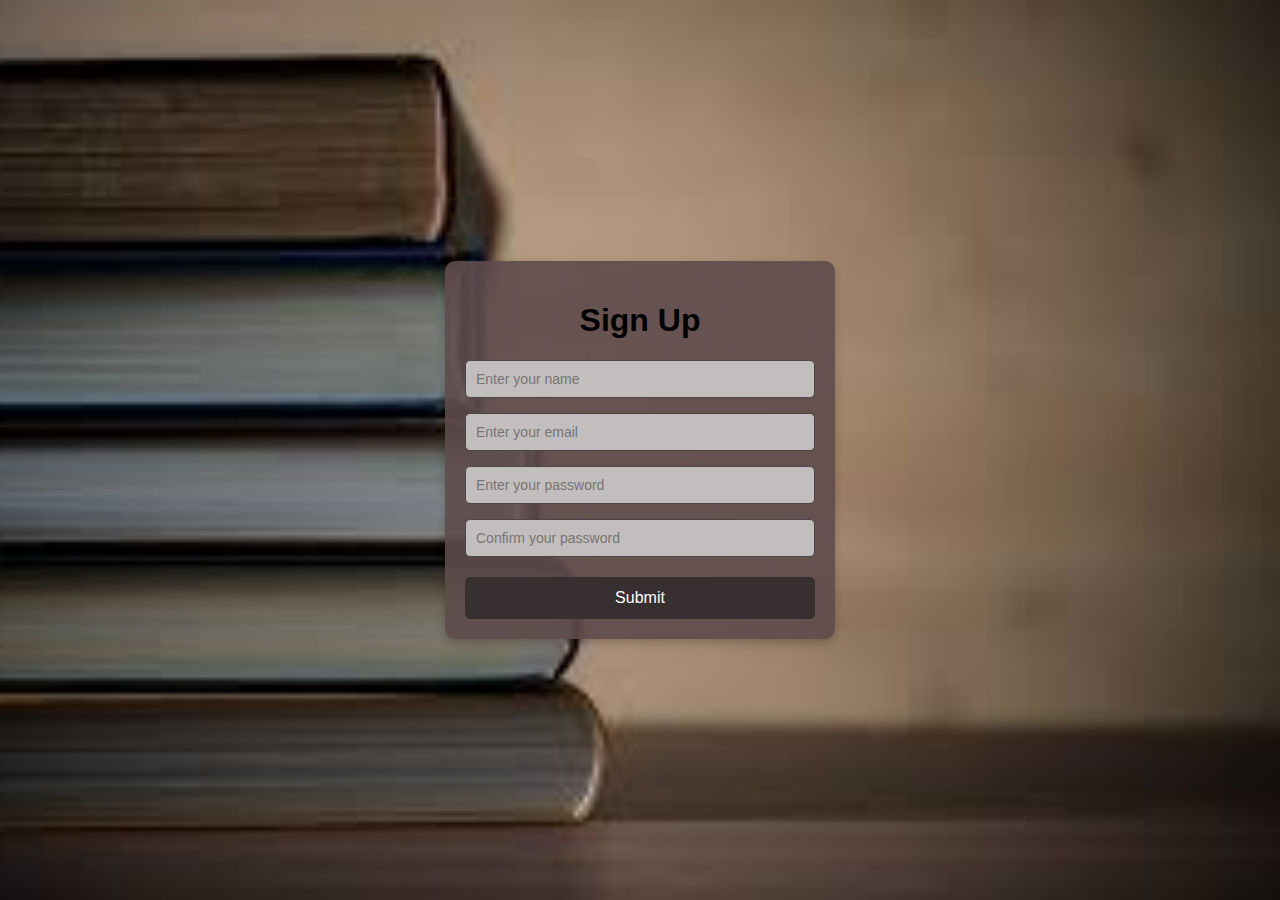
<file: lab 4/index.html>
<!DOCTYPE html>
<html lang="en">
<head>
    <meta charset="UTF-8">
    <meta name="viewport" content="width=device-width, initial-scale=1.0">
    <title>Sign Up</title>
    <link rel="stylesheet" href="index.css">
</head>
<body class="signup-page">
    <div class="container">
        <h1>Sign Up</h1>
        <form action="home.html" method="GET">
            <input type="text" id="name" placeholder="Enter your name" >
            <input type="email" id="email" placeholder="Enter your email" >
            <input type="password" id="password" placeholder="Enter your password" >
            <input type="password" id="confirm-password" placeholder="Confirm your password">
            <button type="submit">Submit</button>
        </form>
    </div>
</body>
</html>
</file>
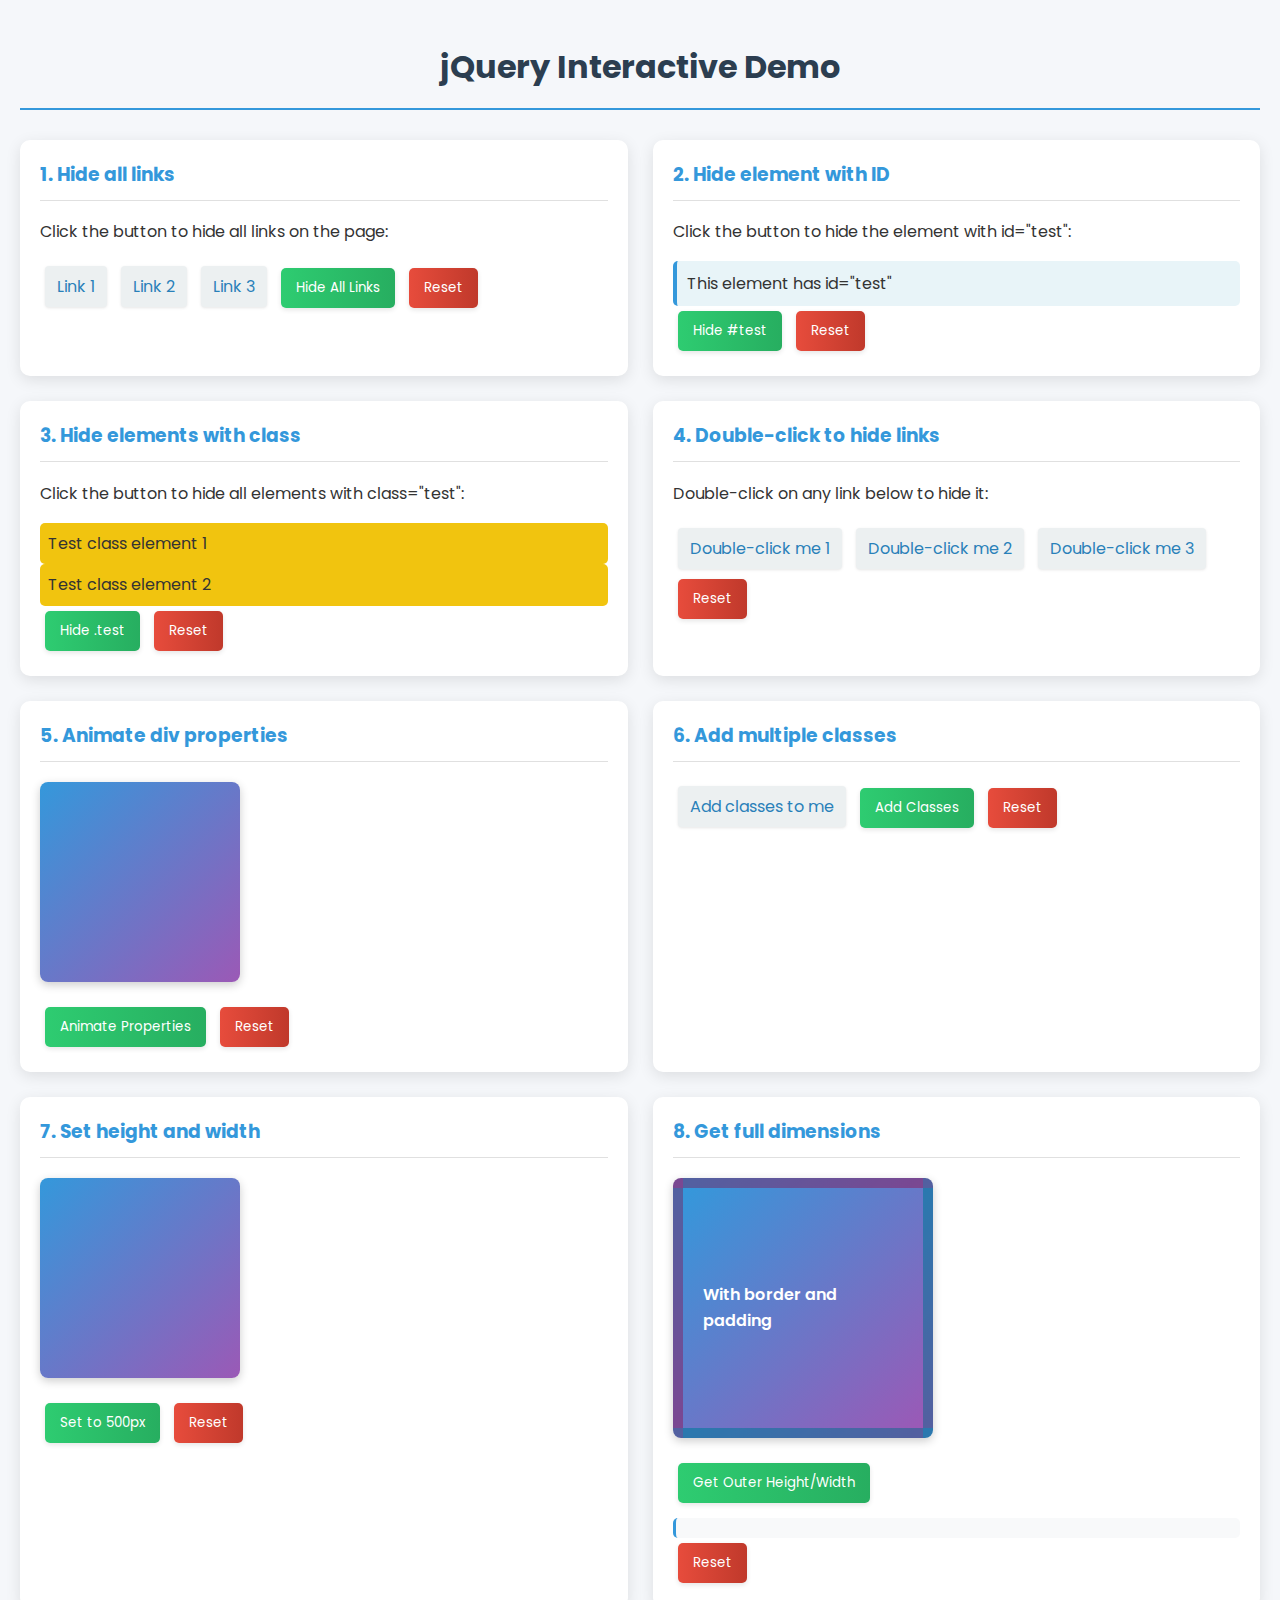
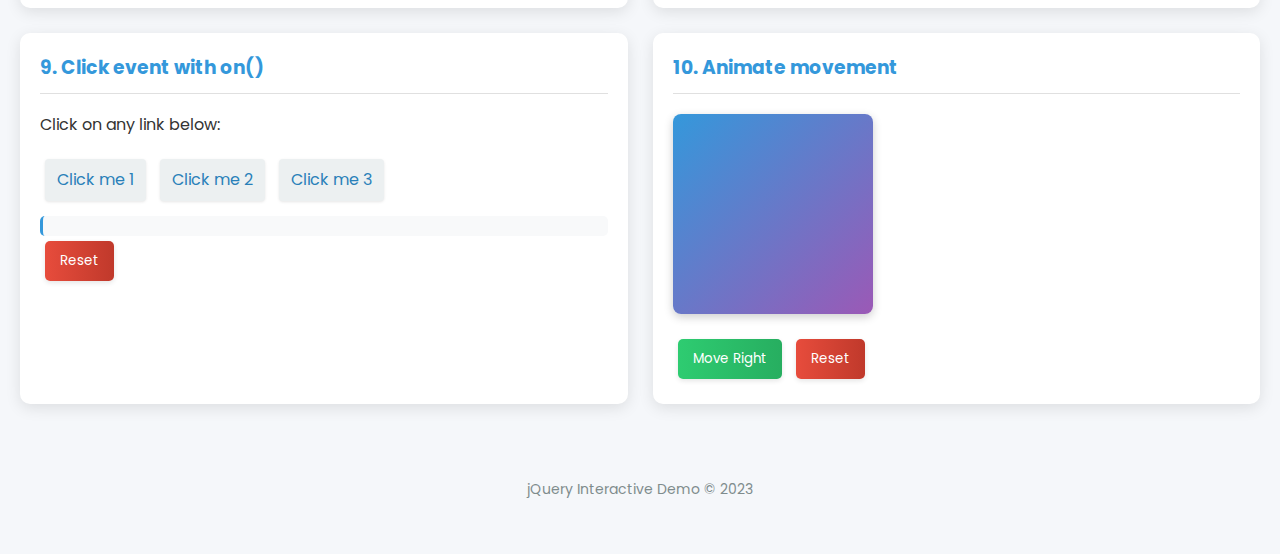
<file: Lab10/index.html>
<!DOCTYPE html>
<html lang="en">
<head>
    <meta charset="UTF-8">
    <meta name="viewport" content="width=device-width, initial-scale=1.0">
    <title>jQuery Demo</title>
    <link href="https://fonts.googleapis.com/css2?family=Poppins:wght@300;400;600&display=swap" rel="stylesheet">
    <style>
        body {
            font-family: 'Poppins', sans-serif;
            margin: 0;
            padding: 20px;
            background-color: #f5f7fa;
            color: #333;
            line-height: 1.6;
        }
        
        h1 {
            text-align: center;
            color: #2c3e50;
            margin-bottom: 30px;
            padding-bottom: 15px;
            border-bottom: 2px solid #3498db;
        }
        
        .container {
            display: grid;
            grid-template-columns: repeat(auto-fill, minmax(400px, 1fr));
            gap: 25px;
            max-width: 1400px;
            margin: 0 auto;
        }
        
        .box {
            border-radius: 10px;
            padding: 20px;
            background-color: #fff;
            box-shadow: 0 4px 15px rgba(0, 0, 0, 0.1);
            transition: transform 0.3s ease, box-shadow 0.3s ease;
        }
        
        .box:hover {
            transform: translateY(-5px);
            box-shadow: 0 8px 20px rgba(0, 0, 0, 0.15);
        }
        
        h3 {
            color: #3498db;
            margin-top: 0;
            border-bottom: 1px solid #e0e0e0;
            padding-bottom: 10px;
        }
        
        .demo-div {
            width: 200px;
            height: 200px;
            background: linear-gradient(135deg, #3498db, #9b59b6);
            margin: 20px 0;
            position: relative;
            border-radius: 8px;
            box-shadow: 0 3px 10px rgba(0, 0, 0, 0.2);
            transition: all 0.3s ease;
        }
        
        .important {
            font-weight: 600;
            color: #e74c3c;
        }
        
        .test {
            background-color: #f1c40f;
            padding: 8px;
            border-radius: 5px;
        }
        
        button {
            margin: 5px;
            padding: 10px 15px;
            background: linear-gradient(to right, #2ecc71, #27ae60);
            color: white;
            border: none;
            border-radius: 5px;
            cursor: pointer;
            transition: all 0.3s ease;
            font-family: 'Poppins', sans-serif;
            font-weight: 400;
            box-shadow: 0 2px 5px rgba(0, 0, 0, 0.1);
        }
        
        button:hover {
            background: linear-gradient(to right, #27ae60, #2ecc71);
            box-shadow: 0 4px 8px rgba(0, 0, 0, 0.2);
            transform: translateY(-2px);
        }
        
        a {
            display: inline-block;
            margin: 5px;
            padding: 8px 12px;
            background-color: #ecf0f1;
            text-decoration: none;
            color: #2980b9;
            border-radius: 4px;
            transition: all 0.3s ease;
            box-shadow: 0 1px 3px rgba(0, 0, 0, 0.1);
        }
        
        a:hover {
            background-color: #d6e0e4;
            color: #1a5276;
            transform: translateY(-2px);
            box-shadow: 0 3px 5px rgba(0, 0, 0, 0.15);
        }
        
        #dimensions-result, #click-result {
            margin-top: 10px;
            padding: 10px;
            background-color: #f8f9fa;
            border-radius: 5px;
            border-left: 3px solid #3498db;
        }
        
        #measure-div {
            border: 10px solid rgba(0, 0, 0, 0.2) !important;
            padding: 20px !important;
            display: flex;
            align-items: center;
            justify-content: center;
            color: white;
            font-weight: 600;
        }
        
        /* Animation for page load */
        @keyframes fadeIn {
            from { opacity: 0; transform: translateY(20px); }
            to { opacity: 1; transform: translateY(0); }
        }
        
        .box {
            animation: fadeIn 0.5s ease-out forwards;
        }
        
        .box:nth-child(2) { animation-delay: 0.1s; }
        .box:nth-child(3) { animation-delay: 0.2s; }
        .box:nth-child(4) { animation-delay: 0.3s; }
        .box:nth-child(5) { animation-delay: 0.4s; }
        .box:nth-child(6) { animation-delay: 0.5s; }
        .box:nth-child(7) { animation-delay: 0.6s; }
        .box:nth-child(8) { animation-delay: 0.7s; }
        .box:nth-child(9) { animation-delay: 0.8s; }
        .box:nth-child(10) { animation-delay: 0.9s; }
    </style>
</head>
<body>
    <h1>jQuery Interactive Demo</h1>

    <div class="container">
        <div class="box">
            <h3>1. Hide all links</h3>
            <p>Click the button to hide all links on the page:</p>
            <a href="#">Link 1</a>
            <a href="#">Link 2</a>
            <a href="#">Link 3</a>
            <button id="hide-links">Hide All Links</button>
        </div>

        <div class="box">
            <h3>2. Hide element with ID</h3>
            <p>Click the button to hide the element with id="test":</p>
            <div id="test" style="padding: 10px; background-color: #e8f4f8; border-radius: 5px; border-left: 4px solid #3498db;">
                This element has id="test"
            </div>
            <button id="hide-id">Hide #test</button>
        </div>

        <div class="box">
            <h3>3. Hide elements with class</h3>
            <p>Click the button to hide all elements with class="test":</p>
            <div class="test">Test class element 1</div>
            <div class="test">Test class element 2</div>
            <button id="hide-class">Hide .test</button>
        </div>

        <div class="box">
            <h3>4. Double-click to hide links</h3>
            <p>Double-click on any link below to hide it:</p>
            <a href="#" class="dbl-click">Double-click me 1</a>
            <a href="#" class="dbl-click">Double-click me 2</a>
            <a href="#" class="dbl-click">Double-click me 3</a>
        </div>

        <div class="box">
            <h3>5. Animate div properties</h3>
            <div class="demo-div" id="animate-div"></div>
            <button id="animate-properties">Animate Properties</button>
        </div>

        <div class="box">
            <h3>6. Add multiple classes</h3>
            <a href="#" id="add-classes-link">Add classes to me</a>
            <button id="add-classes">Add Classes</button>
        </div>

        <div class="box">
            <h3>7. Set height and width</h3>
            <div class="demo-div" id="resize-div"></div>
            <button id="set-dimensions">Set to 500px</button>
        </div>

        <div class="box">
            <h3>8. Get full dimensions</h3>
            <div class="demo-div" id="measure-div">
                With border and padding
            </div>
            <button id="get-dimensions">Get Outer Height/Width</button>
            <div id="dimensions-result"></div>
        </div>

        <div class="box">
            <h3>9. Click event with on()</h3>
            <p>Click on any link below:</p>
            <a href="#" class="click-event">Click me 1</a>
            <a href="#" class="click-event">Click me 2</a>
            <a href="#" class="click-event">Click me 3</a>
            <div id="click-result"></div>
        </div>

        <div class="box">
            <h3>10. Animate movement</h3>
            <div class="demo-div" id="move-div"></div>
            <button id="move-right">Move Right</button>
        </div>
    </div>

    <footer style="text-align: center; margin-top: 40px; padding: 20px; color: #7f8c8d; font-size: 14px;">
        <p>jQuery Interactive Demo &copy; 2023</p>
    </footer>

    <!-- Include jQuery from CDN -->
    <script src="https://code.jquery.com/jquery-3.6.0.min.js"></script>
    <script>
        $(document).ready(function() {
            // Add a reset button to each box
            $(".box").append('<button class="reset-btn" style="background: linear-gradient(to right, #e74c3c, #c0392b);">Reset</button>');
            
            // Reset functionality
            $(".reset-btn").click(function() {
                location.reload();
            });
            
            // 1. Hide all <a> elements
            $("#hide-links").click(function() {
                $("a").hide(300);
                $(this).text("Links Hidden!");
            });

            // 2. Hide element with id="test"
            $("#hide-id").click(function() {
                $("#test").hide(400);
                $(this).text("Element Hidden!");
            });

            // 3. Hide all elements with class="test"
            $("#hide-class").click(function() {
                $(".test").hide(500);
                $(this).text("Elements Hidden!");
            });

            // 4. Hide all <a> elements with double-click
            $("a.dbl-click").dblclick(function() {
                $(this).fadeOut(400);
            });

            // 5. Animate div to set opacity, height, width
            $("#animate-properties").click(function() {
                $("#animate-div").animate({
                    opacity: 0.2,
                    height: "600px",
                    width: "600px"
                }, 1000, function() {
                    $(this).css("background", "linear-gradient(135deg, #9b59b6, #3498db)");
                });
                $(this).text("Animated!");
            });

            // 6. Add multiple classes to an element
            $("#add-classes").click(function() {
                $("#add-classes-link").addClass("important test");
                $(this).text("Classes Added!");
            });

            // 7. Set height and width of div to 500px
            $("#set-dimensions").click(function() {
                $("#resize-div").height(500).width(500);
                $(this).text("Size Set!");
            });

            // 8. Get height including padding and border
            $("#get-dimensions").click(function() {
                var outerHeight = $("#measure-div").outerHeight(true);
                var outerWidth = $("#measure-div").outerWidth(true);
                $("#dimensions-result").html(
                    "<strong>Outer Height:</strong> " + outerHeight + "px<br>" +
                    "<strong>Outer Width:</strong> " + outerWidth + "px"
                ).hide().fadeIn(400);
            });

            // 9. Attach click event using on()
            $(document).on("click", "a.click-event", function() {
                $("#click-result").text("You clicked: " + $(this).text())
                    .hide().fadeIn(300);
                return false; // Prevent default link behavior
            });

            // 10. Animate to move div 300px to the right
            $("#move-right").click(function() {
                $("#move-div").animate({
                    left: "300px"
                }, 800, "swing", function() {
                    $(this).css("background", "linear-gradient(135deg, #e74c3c, #f39c12)");
                });
                $(this).text("Moved!");
            });
        });
    </script>
</body>
</html>
</file>
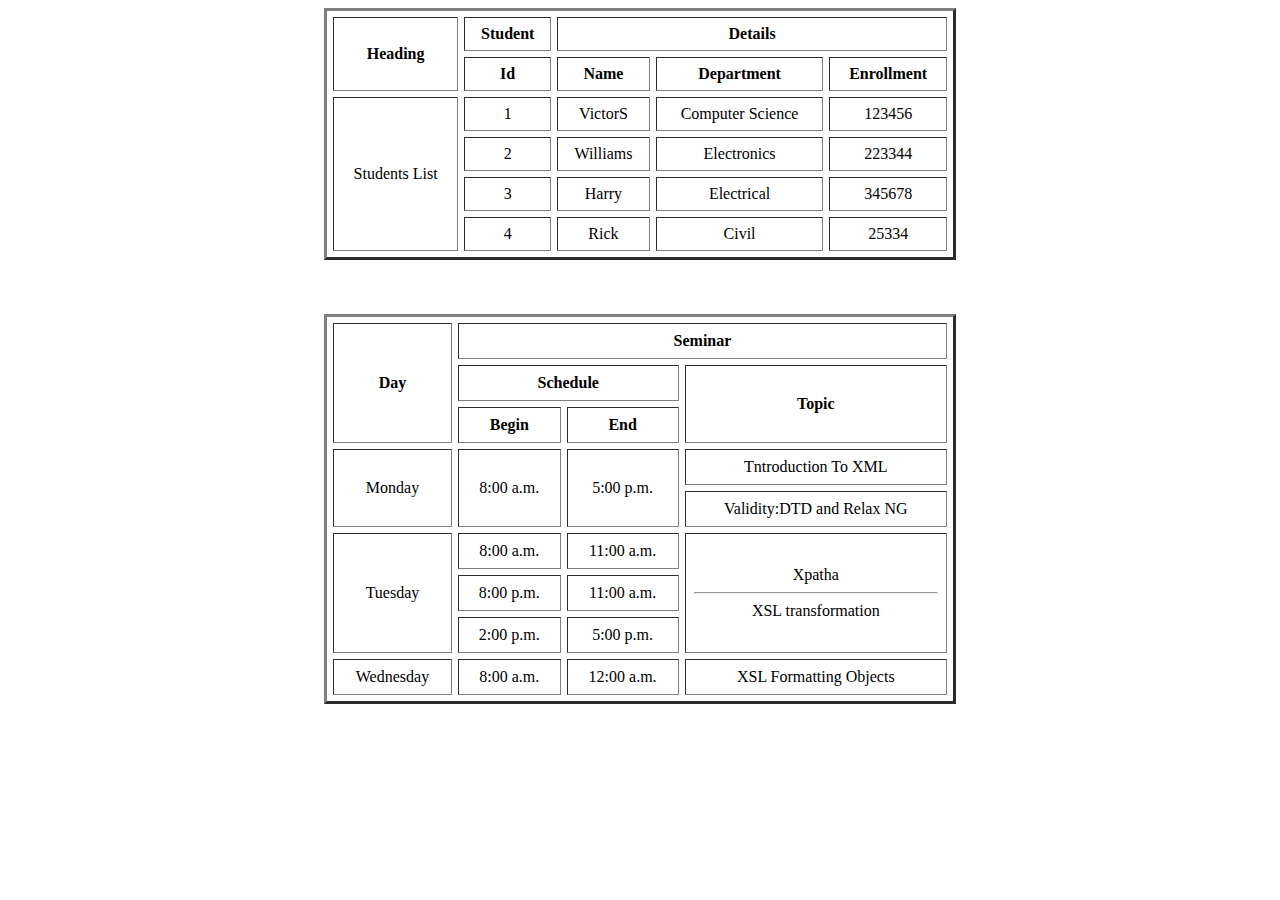
<file: Lab3/index.html>
<!DOCTYPE html>
<html lang="en">
<head>
<meta charset="UTF-8">
<meta name="viewport" content="width=device-width, initial-scale=1.0">
<title>Table</title>
</head>
<body>
<table border="3" width="50%" align="center" padding="40" cellspacing="6"
cellpadding="7" >
<tr align="center" border="3">
<th rowspan="2">Heading</th>
<th colspan="1">Student</th>
<th colspan="3">Details</th>
</tr>
<tr align="center">
<th>Id</th>
<th>Name</th>
<th>Department</th>
<th>Enrollment</th>
</tr>
<tr align="center" border="3">
<td rowspan="4" >Students List</td>
<td >1</td>
<td >VictorS</td>
<td >Computer Science</td>
<td >123456</td>
</tr>
<tr align="center" border="3">
<td >2</td>
<td >Williams</td>
<td >Electronics</td>
<td >223344</td>
</tr>
<tr align="center" border="3">
<td >3</td>
<td >Harry</td>
<td >Electrical</td>
<td >345678</td>
</tr>
<tr align="center" border="3">
<td >4</td>
<td >Rick</td>
<td >Civil</td>
<td>25334</td>
</tr>
</table>
<br><br><br>
<table border="3" width="50%" align="center" padding="80" cellspacing="6"
cellpadding="8" >
<thead> <tr align="center" border="3">
<th rowspan="3">Day</th>
<th colspan="3">Seminar</th>
</tr>
<tr>
<th colspan="2">Schedule</th>
<th rowspan="2">Topic</th>
</tr>
<tr>
<th >Begin</th>
<th >End</th>
</tr>
</thead>
<tbody>
<tr align="center" border="3">
<td rowspan="2" >Monday</td>
<td rowspan="2">8:00 a.m.</td>
<td rowspan="2">5:00 p.m.</td>
<td align="center">Tntroduction To XML</td>
<tr>
<td align="center">Validity:DTD and Relax NG</td>
</tr>
</tr>
<tr align="center" border="3" >
<td rowspan="3">Tuesday</td>
<td >8:00 a.m.</td>
<td >11:00 a.m.</td>
<td rowspan="3" align="center" >Xpatha
<hr >XSL transformation</td>
</tr>
</tr>
<tr align="center">
<td >8:00 p.m.</td>
<td >11:00 a.m.</td>
</tr>
<tr align="center">
<td >2:00 p.m.</td>
<td >5:00 p.m.</td>
</tr>
<tr align="center" border="3">
<td >Wednesday</td>
<td >8:00 a.m.</td>
<td >12:00 a.m.</td>
<td >XSL Formatting Objects</td>
</tr>
</tbody>
</table>
</body>
</html>
</file>
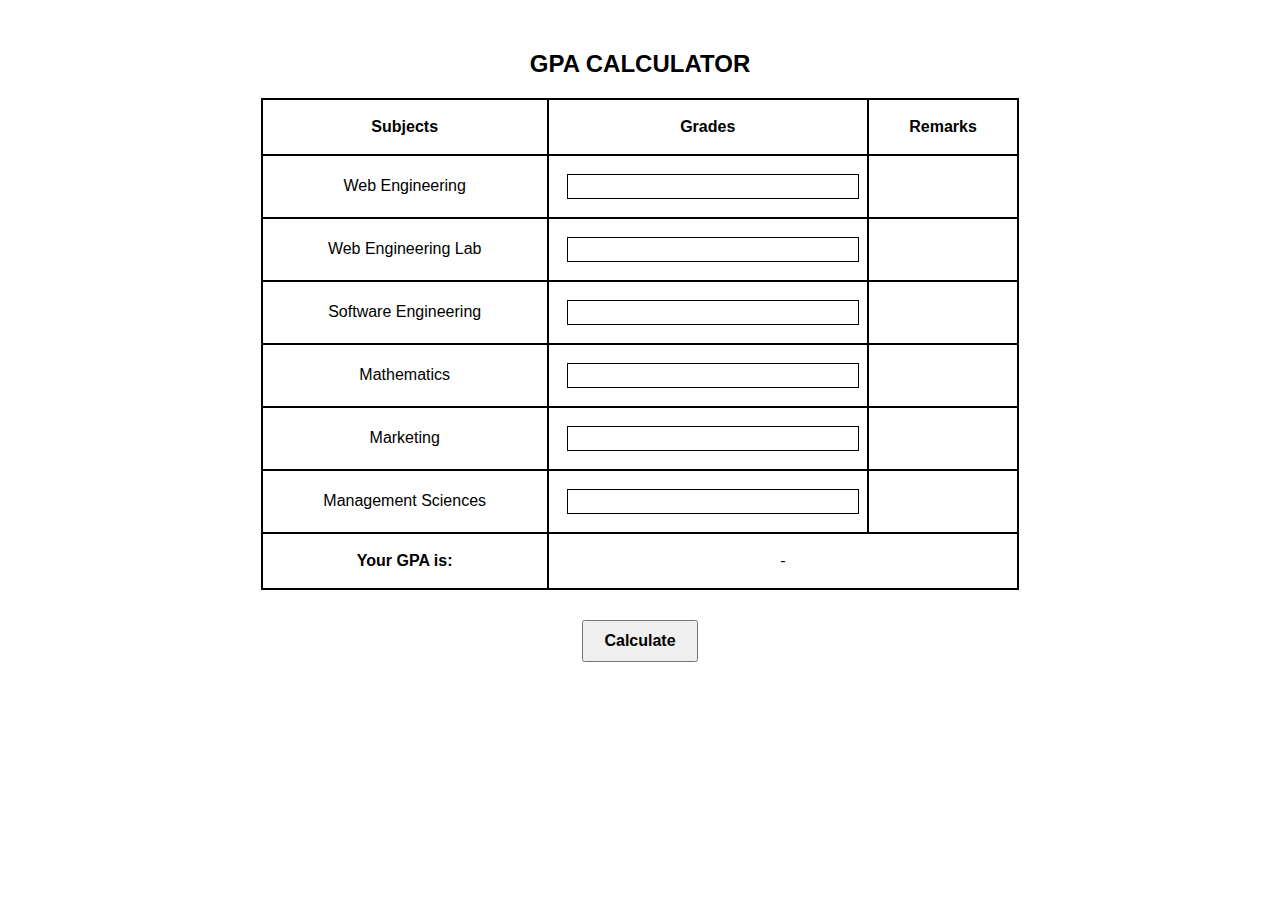
<file: lab6/index.html>
<!DOCTYPE html>
<html lang="en">
<head>
    <meta charset="UTF-8">
    <meta name="viewport" content="width=device-width, initial-scale=1.0">
    <link rel="stylesheet" href="index.css" >
    <title>GPA Calculator</title>

</head>
<body>

    <h2>GPA CALCULATOR</h2>

    <table>
        <tr>
            <th>Subjects</th>
            <th>Grades</th>
            <th>Remarks</th>
        </tr>
        <tr>
            <td>Web Engineering</td>
            <td><input type="text" class="grade"></td>
            <td class="remark"></td>
        </tr>
        <tr>
            <td>Web Engineering Lab</td>
            <td><input type="text" class="grade"></td>
            <td class="remark"></td>
        </tr>
        <tr>
            <td>Software Engineering</td>
            <td><input type="text" class="grade"></td>
            <td class="remark"></td>
        </tr>
        <tr>
            <td>Mathematics</td>
            <td><input type="text" class="grade"></td>
            <td class="remark"></td>
        </tr>
        <tr>
            <td>Marketing</td>
            <td><input type="text" class="grade"></td>
            <td class="remark"></td>
        </tr>
        <tr>
            <td>Management Sciences</td>
            <td><input type="text" class="grade"></td>
            <td class="remark"></td>
        </tr>
        <tr>
            <td><strong>Your GPA is:</strong></td>
            <td id="gpaResult" colspan="2">-</td>
        </tr>
    </table>

    <button onclick="calculateGPA()"><strong>Calculate</strong></button>

    <script>
        function calculateGPA() {
            let grades = document.querySelectorAll(".grade");
            let remarks = document.querySelectorAll(".remark");
            let gpaResult = document.getElementById("gpaResult");
            
            let gradePoints = {
                "A": 4.0, "A-": 3.7, "B+": 3.3, "B": 3.0, "B-": 2.7,
                "C+": 2.3, "C": 2.0, "C-": 1.7, "D+": 1.3, "D": 1.0, "F": 0.0
            };
            
            let totalPoints = 0;
            let count = 0;
            
            grades.forEach((input, index) => {
                let grade = input.value.toUpperCase().trim();
                if (gradePoints.hasOwnProperty(grade)) {
                    totalPoints += gradePoints[grade];
                    count++;
                    remarks[index].innerText = (grade === "F") ? "Fail" : "Pass";
                } else {
                    remarks[index].innerText = "Invalid";
                }
            });

            let gpa = (count > 0) ? (totalPoints / count).toFixed(2) : "N/A";
            gpaResult.innerText = gpa;
        }
    </script>

</body>
</html>
</file>
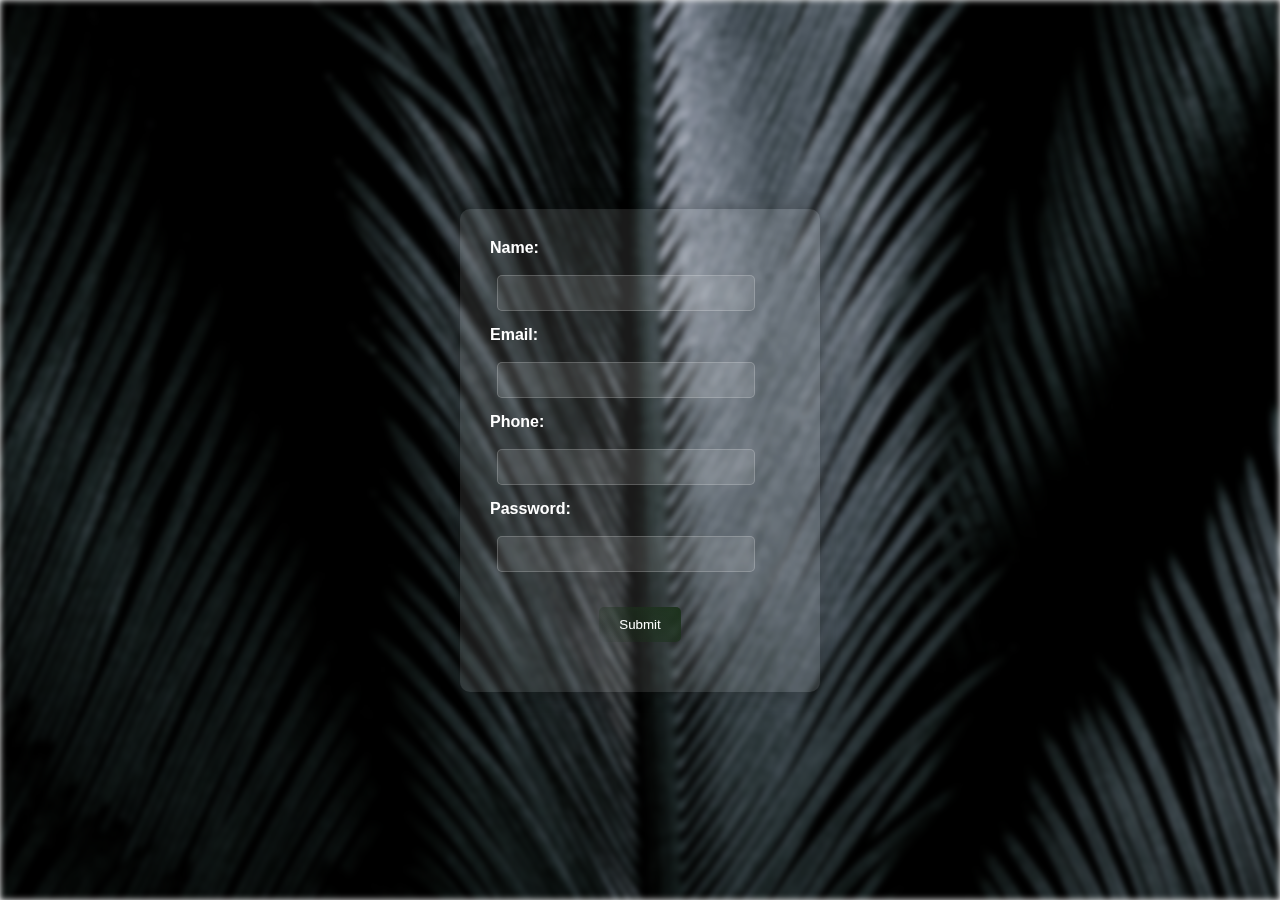
<file: Lab8/index.html>
<!DOCTYPE html>
<html lang="en">
<head>
    <meta charset="UTF-8">
    <title>Form Validation</title>
    <link rel="stylesheet" href="index.css">
</head>
<body>
    <div class="image">
        <div class="container">
            <form id="myForm" onsubmit="return validateForm()">
                <div>
                    <label>Name:</label>
                    <input type="text" id="name" oninput="validateField(this, /^[A-Za-z\s]{3,30}$/)" required>
                    <span id="nameStatus"></span>
                </div>

                <div>
                    <label>Email:</label>
                    <input type="email" id="email" oninput="validateField(this, /^[a-zA-Z0-9._-]+@[a-zA-Z0-9.-]+\.[a-zA-Z]{2,}$/)" required>
                    <span id="emailStatus"></span>
                </div>

                <div>
                    <label>Phone:</label>
                    <input type="tel" id="phone" oninput="validateField(this, /^\+?[0-9]{10,12}$/)" required>
                    <span id="phoneStatus"></span>
                </div>

                <div>
                    <label>Password:</label>
                    <input type="password" id="password" oninput="validateField(this, /^(?=.*[A-Za-z])(?=.*\d)(?=.*[@$!%*?&])[A-Za-z\d@$!%*?&]{8,}$/)" required>
                    <span id="passwordStatus"></span>
                </div>

                <button type="submit">Submit</button>
            </form>
        </div>
    </div>

    <script>
        function validateField(input, regex) {
            const status = document.getElementById(input.id + 'Status');
            const isValid = regex.test(input.value);
            
            if (isValid) {
                status.textContent = '✓';
                status.className = 'valid';
            } else {
                status.textContent = '✗';
                status.className = 'invalid';
            }
            return isValid;
        }

        function validateForm() {
            const name = document.getElementById('name');
            const email = document.getElementById('email');
            const phone = document.getElementById('phone');
            const password = document.getElementById('password');

            const isNameValid = validateField(name, /^[A-Za-z\s]{3,30}$/);
            const isEmailValid = validateField(email, /^[a-zA-Z0-9._-]+@[a-zA-Z0-9.-]+\.[a-zA-Z]{2,}$/);
            const isPhoneValid = validateField(phone, /^\+?[0-9]{10,12}$/);
            const isPasswordValid = validateField(password, /^(?=.*[A-Za-z])(?=.*\d)(?=.*[@$!%*?&])[A-Za-z\d@$!%*?&]{8,}$/);

            const isFormValid = isNameValid && isEmailValid && isPhoneValid && isPasswordValid;

            if (isFormValid) {
                // ✅ All validations passed, now redirect
                window.location.href = "success.html";
                return false; // Prevent form's default submission
            } else {
                alert("Please fix the errors before submitting.");
                return false;
            }
        }
    </script>
</body>
</html>
</file>
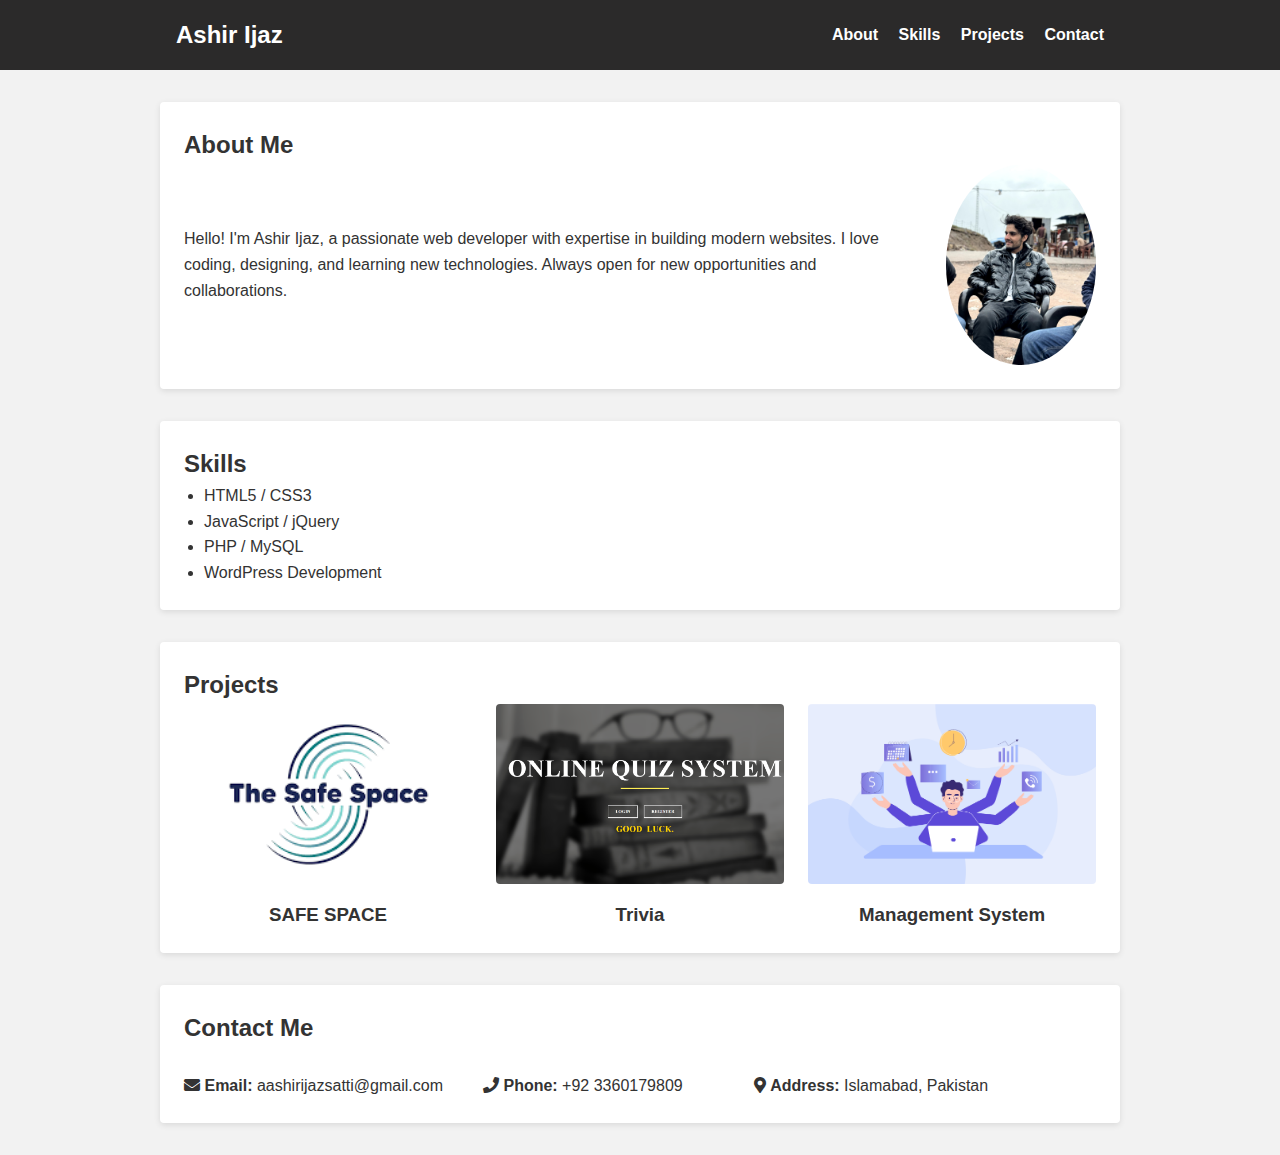
<file: lab_10/index.html>
<!DOCTYPE html>
<html lang="en">
<head>
  <meta charset="UTF-8">
  <title>Portfolio</title>
  <link rel="stylesheet" href="index.css">
</head>
<body>

  <!-- HEADER / NAVIGATION -->
  <header>
    <div class="container">
      <h1 class="logo">Ashir Ijaz</h1>
      <nav >
        <a href="#about">About</a>
        <a href="#skills">Skills</a>
        <a href="#projects">Projects</a>
        <a href="#contact">Contact</a>
      </nav>
    </div>
  </header>

  <!-- ABOUT ME -->
  <section id="about" class="section card">
    <h2>About Me</h2>
    <div style="display: flex; flex-direction: row-reverse; align-items: center; gap: 2rem;">
      <img src="images/image1.jpg" alt="Ashir Ijaz" style="width: 200px; height: 200px; border-radius: 50%; object-fit: cover;">
      <p>Hello! I'm Ashir Ijaz, a passionate web developer with expertise in building modern websites. I love coding, designing, and learning new technologies. Always open for new opportunities and collaborations.</p>
    </div>
  </section>

  <!-- SKILLS -->
  <section id="skills" class="section card">
    <h2>Skills</h2>
    <ul style="margin-left: 20px;">
      <li>HTML5 / CSS3</li>
      <li>JavaScript / jQuery</li>
      <li>PHP / MySQL</li>
      <li>WordPress Development</li>
    </ul>
  </section>

  <!-- PROJECTS -->
  <section id="projects" class="section card">
    <h2>Projects</h2>
    <div class="projects-grid">
      <div class="project-item">
        <img src="images/project1.png" alt="Safe Space">
        <h3>SAFE SPACE</h3>
      </div>
      <div class="project-item">
        <img src="images/project2.png" alt="Trivia">
        <h3>Trivia</h3>
      </div>
      <div class="project-item">
        <img src="images/project3.png" alt=" Task Management System">
        <h3>Management System</h3>
      </div>
    </div>
  </section>

  <!-- CONTACT -->
  <section id="contact" class="section card">
    <h2>Contact Me</h2><br>
    <p>
      <link rel="stylesheet" href="https://cdnjs.cloudflare.com/ajax/libs/font-awesome/5.15.4/css/all.min.css">
      <i class="fas fa-envelope"></i> <strong>Email:</strong> aashirijazsatti@gmail.com  &nbsp; &nbsp&nbsp; &nbsp;&nbsp; <i class="fas fa-phone"></i> <strong>Phone:</strong> +92 3360179809   &nbsp; &nbsp&nbsp; &nbsp;&nbsp;&nbsp; &nbsp&nbsp; &nbsp;&nbsp; <i class="fas fa-map-marker-alt"></i> <strong>Address:</strong> Islamabad, Pakistan
    </p>
  </section>

  <script src="script.js"></script>
</body>
</html>
</file>
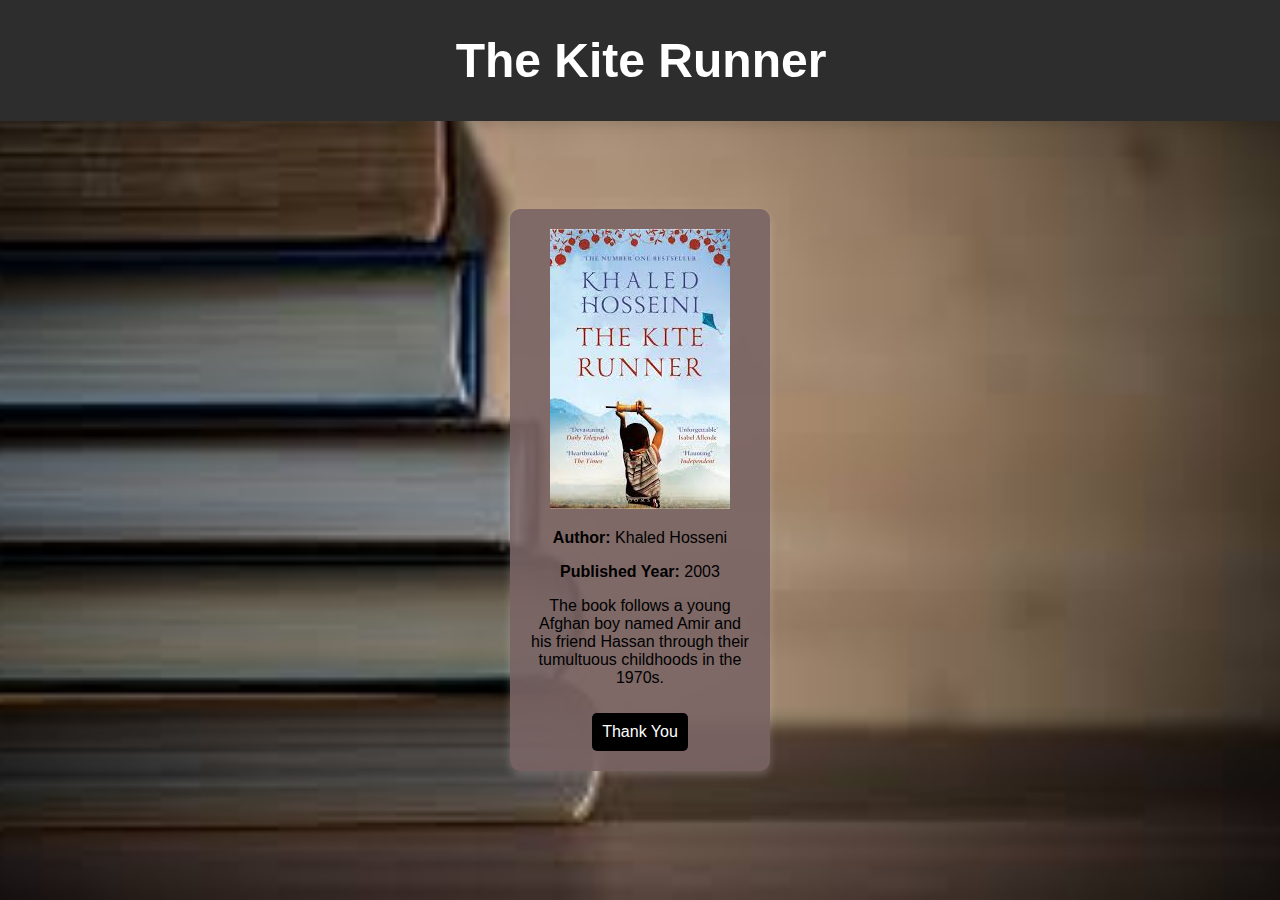
<file: lab 4/books.html>
<!DOCTYPE html>
<html lang="en">
<head>
    <meta charset="UTF-8">
    <meta name="viewport" content="width=device-width, initial-scale=1.0">
    <title>The Kite Runner</title>
    <link rel="stylesheet" href="index.css">
</head>
<body>

    <header>
        <h1>The Kite Runner</h1>
    </header>

    <main>
        <div class="book-container">
            <img src="image" alt="The Kite Runner">
            <p><strong>Author:</strong> Khaled Hosseni</p>
            <p><strong>Published Year:</strong> 2003</p>
            <p>The book follows a young Afghan boy named Amir and his friend Hassan through their tumultuous childhoods in the 1970s.</p>
            <a href="signup.html" class="btn">Thank You</a>
        </div>
    </main>

</body>
</html>
</file>
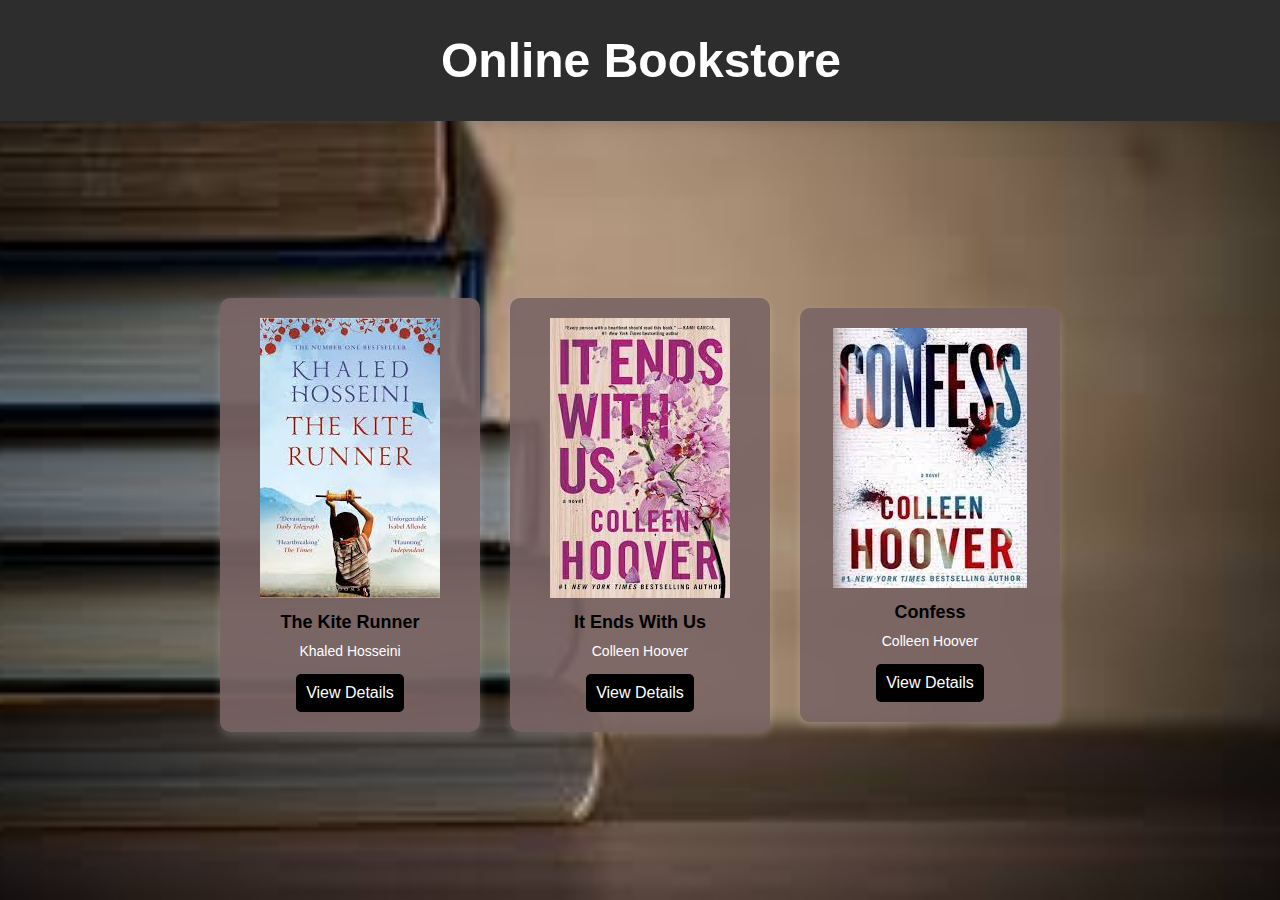
<file: lab 4/home.html>
<!DOCTYPE html>
<html lang="en">
<head>
    <meta charset="UTF-8">
    <meta name="viewport" content="width=device-width, initial-scale=1.0">
    <title>Online Bookstore</title>
    <link rel="stylesheet" href="index.css">
</head>
<body>

    <header>
        <h1>Online Bookstore</h1>
    </header>

    <main>
        <div class="book-list">
            <div class="book-container">
                <div class="book">
                    <img src="image">
                    <h2>The Kite Runner</h2>
                    <p>Khaled Hosseini</p>
                    <a href="books.html" class="btn">View Details</a>
                </div>
            </div>


            <div class="book-container">
                <div class="book">
                    <img src="image3">
                    <h2>It Ends With Us</h2>
                    <p>Colleen Hoover</p>
                    <a href="books.html" class="btn">View Details</a>
                </div>
            </div>

            <div class="book-container">
                <div class="book">
                    <img src="image4">
                    <h2>Confess</h2>
                    <p>Colleen Hoover</p>
                    <a href="books.html" class="btn">View Details</a>
                </div>
            </div>
        </div>
    </main>

</body>
</html>
</file>
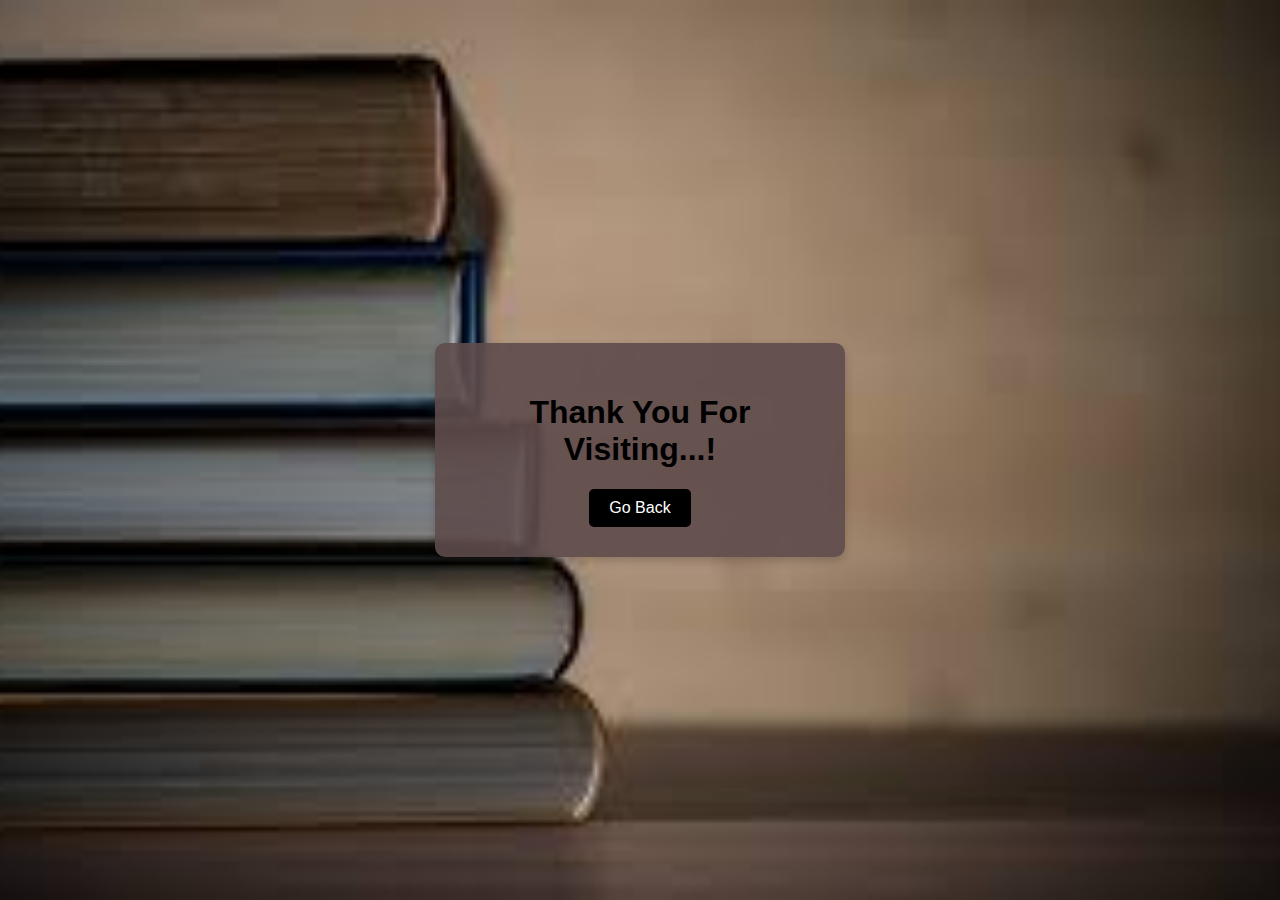
<file: lab 4/signup.html>
<!DOCTYPE html>
<html lang="en">
<head>
    <meta charset="UTF-8">
    <meta name="viewport" content="width=device-width, initial-scale=1.0">
    <title>Thank You</title>
    <link rel="stylesheet" href="index.css">
</head>
    <div class="container thank-you-container">
        <h1>Thank You For Visiting...!</h1>
        <a href="index.html" class="back-button">Go Back</a>
    </div>
</body>
</html>
</file>
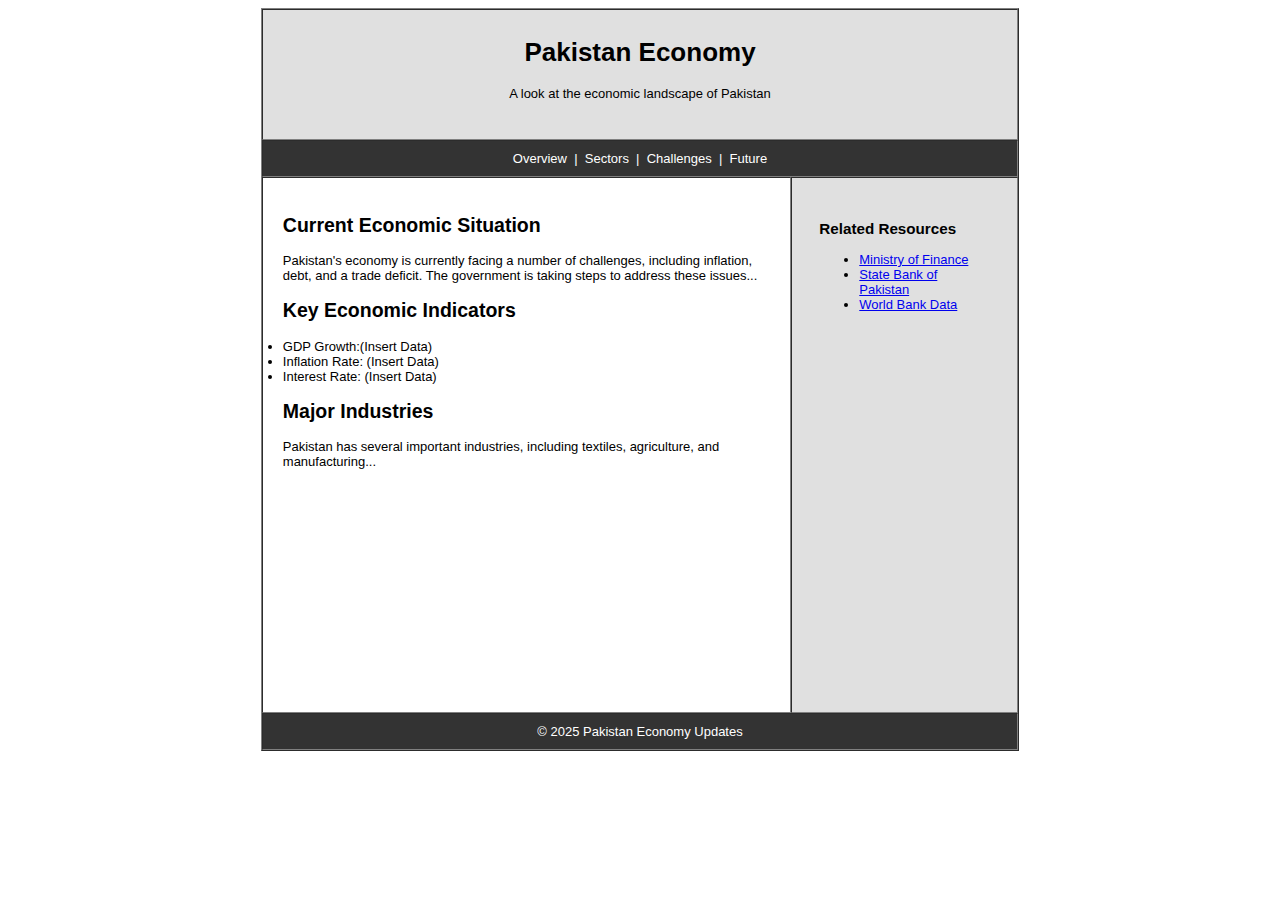
<file: Lab3/index1.html>
<!DOCTYPE html>
<html>
<head>
<title>Pakistan Economy</title>
</head>
<body >
<font face="Arial, sans-serif" size="2">
<table border="1" width="60%" height="100%" align="center" cellspacing="0"
cellpadding="10" >
<tr bgcolor="#f0f0f">
<td colspan="2" bgcolor="#E0E0E0" align="center">
<h1>Pakistan Economy</h1>
<p>A look at the economic landscape of Pakistan</p><br>
</td>
</tr>
<tr>
<td colspan="2" bgcolor="#333333" align="center">
<font color="#ffffff">
Overview &nbsp;|&nbsp; Sectors &nbsp;|&nbsp; Challenges &nbsp;|&nbsp;
Future
</font>
</td>
</tr>
<tr>
<td width="70%" valign="top" bgcolor="#ffffff">
<table border="0" width="100%" cellspacing="10" cellpadding="0">
<tr>
<td>
<h2>Current Economic Situation</h2>
<p>
Pakistan's economy is currently facing a number of
challenges, including inflation,
debt, and a trade deficit. The government is taking steps
to address these issues...
</p>
<h2>Key Economic Indicators</h2>
<p>
<li>GDP Growth:(Insert Data)<br></li>
<li>Inflation Rate: (Insert Data)<br></li>
<li>Interest Rate: (Insert Data)</li>
</p>
<h2>Major Industries</h2>
<p>
Pakistan has several important industries, including
textiles, agriculture,
and manufacturing...
</p>
</td>
</tr><tr>
<td colspan="2" height="200">&nbsp;</td>
</tr>
</table>
</td>
<td width="30%" valign="top" bgcolor="#E0E0E0">
<table width="100%" cellspacing="12" cellpadding="5">
<tr>
<td>
<h3>Related Resources</h3>
<ul>
<li><a href="#">Ministry of Finance</a></li>
<li><a href="#">State Bank of Pakistan</a></li>
<li><a href="#">World Bank Data</a></li>
</ul>
</td>
</tr>
</table>
</td>
</tr>
<tr>
<td colspan="2" bgcolor="#333333" align="center">
<font color="#ffffff"> &copy; 2025 Pakistan Economy Updates</font>
</td>
</tr>
</table>
</font>
</body>
</html>
</file>
<file: lab 4/index.css>
body {
    background-image: url("bookimage");
    background-size: cover;
    background-position: center;
    background-repeat: no-repeat;
    text-align: center;
    flex-direction: column;
    display: flex;
    justify-content: center;
    align-items: center;
    height: 100vh;
    margin: 0;
    font-family: Arial, sans-serif;
}


.container {
    background-color: rgba(94, 75, 75, 0.9);
    padding: 20px;
    border-radius: 10px;
    width: 350px;
    text-align: center;
    box-shadow: 0px 4px 10px rgba(0, 0, 0, 0.2);
}


input {
    width: 100%;
    padding: 10px;
    margin-bottom: 15px;
    border: 1px solid #4b4545;
    border-radius: 5px;
    font-size: 14px;
    box-sizing: border-box;
    background-color: rgb(195, 190, 190);
    color: rgb(0, 0, 0);
}


button {
    width: 100%;
    padding: 12px;
    background-color: rgb(56, 48, 48);
    color: white;
    border: none;
    border-radius: 5px;
    margin-top: 5px;
    font-size: 16px;
    cursor: pointer;
    transition: 0.3s;
}

button:hover {
    background-color: rgb(139, 139, 139);
}

.thank-you-container {
    padding: 30px;
}

.back-button {
    display: inline-block;
    text-decoration: none;
    background-color: rgb(0, 0, 0);
    color: white;
    padding: 10px 20px;
    border-radius: 5px;
    font-size: 16px;
    transition: 0.3s;
}

.back-button:hover {
    background-color: rgb(139, 139, 139);
}

body {
    font-family: Arial, sans-serif;
    margin: 0;
    padding: 0;
    background-color: #f5f5f5;
    text-align: center;
}

header {
    background-color: #2e2d2d;
    position: fixed;
    top: 0;
    left: 0;
    width: 100%;
    text-align: center;
    color: white;
    padding: 1px;
    font-size: 24px;
    font-weight: bold;
    margin-bottom: 20px;
    box-shadow: 0px 4px 10px rgba(0, 0, 0, 0.1);
}


.book-list {
    display: flex;
    justify-content: center;
    align-items: center;
    flex-wrap: wrap;
    margin-top: 50px; 
    height: 80%;
    gap: 30px; 
    padding: 20px;
}



.book-container {
    background: rgba(122, 101, 101, 0.9);
    padding: 20px;
    margin-top: 80px;
    border-radius: 10px;
    box-shadow: 0 4px 8px rgba(255, 255, 255, 0.2);
    text-align: center;
    width: 220px;
}

.book-img {
    width: 100%;
    border-radius: 10px;
}

.book h2 {
    font-size: 18px;
    margin: 10px 0;
}

.book p {
    font-size: 14px;
    color: #fffefe;
    margin: 5px 0;
}

.btn {
    display: inline-block;
    margin-top: 10px;
    padding: 10px;
    background: #000000;
    color: white;
    text-decoration: none;
    border-radius: 5px;
}

.btn:hover {
    background: rgb(139, 139, 139);
}


.book-details {
    max-width: 500px;
    margin: 20px auto;
    width: 250px;
    padding: 20px;
    background: rgba(207, 207, 207, 0.9);
    border-radius: 10px;
    box-shadow: 0 4px 8px rgba(0,0,0,0.2);
}

.book-details-img {
    width: 180%;
    border-radius: 5px;
}

.book-details p {
    font-size: 18px;
    margin: 10px 0;
}
</file>
<file: lab6/index.css>
body {
    font-family: Arial, sans-serif;
    text-align: center;
}
table {
    margin: auto;
    width: 60%;
    border-collapse: collapse;
}
h2{
    margin-top: 50px;
}
th, td {
    border: 2px solid black;
    padding: 18px;
    text-align: center;
}
input {
    width: 100%;
    border: 1px solid black;
    padding: 4px;
    text-align: center;
}
button {
    margin-top: 30px;
    padding: 10px 20px;
    font-size: 16px;
}
</file>
<file: Lab8/index.css>
body {
  font-family: 'Arial', sans-serif;
  font-weight: bold;
  color: #ffffff;
  margin: 0;
  padding: 0;
  min-height: 100vh;
  display: flex;
  justify-content: center;
  align-items: center;
  position: relative;
  overflow: hidden;
}

/* Add blurred background image using pseudo-element */
body::before {
  content: "";
  position: fixed;
  inset: 0;
  background-image: url('image\ \(2\).jpg');
  background-size: cover;
  background-position: center;
  background-repeat: no-repeat;
  filter: blur(3px);
}

.image {
  width: 100%;
  display: flex;
  justify-content: center;
  align-items: center;
  padding: 40px;
}

.container {
  max-width: 500px;
  width: 25%;
  padding: 30px;
  box-shadow: 0 0 20px rgba(0,0,0,0.3);
  background: rgba(255,255,255,0.1);
  border-radius: 10px;
  backdrop-filter: blur(1px);
}

h1, h2, h3 {
  text-shadow: 2px 2px 4px rgba(0,0,0,0.3);
}

button {
  background: linear-gradient(45deg, #002d0e00, #1c321c);
  border: none;
  padding: 10px 20px;
  color: white;
  border-radius: 5px;
  display: block;
  margin: 20px auto;
  cursor: pointer;
  transition: transform 0.2s, box-shadow 0.2s;
}

button:hover {
  transform: translateY(-2px);
  box-shadow: 0 5px 15px rgba(0,0,0,0.2);
}

input, select, textarea {
  background: rgba(255,255,255,0.1);
  border: 1px solid rgba(255,255,255,0.2);
  border-radius: 5px;
  padding: 8px;
  align-items: center;
  color:white;
  font-size: medium;
  margin: 7px;
  margin-top: 18px;
  width: 80%;
  margin-bottom: 15px;
}

.valid {
  color: #00ff00;
  font-weight: bold;
}

.invalid {
  color: #ff0000;
  font-weight: bold;
}
</file>
<file: lab_10/index.css>
/* Reset & basics */
* {
    margin: 0;
    padding: 0;
    box-sizing: border-box;
  }
  body {
    font-family: Arial, sans-serif;
    line-height: 1.6;
    background: #f2f2f2;
    color: #333;
  }
  .container {
    display: flex;
    align-items: center;
    justify-content: space-between;
    max-width: 960px;
    margin: 0 auto;
    padding: 1rem;
  }
  
  /* HEADER */
  header {
    background: #2b2a2a;
    color: #fff;
    position: sticky;
    top: 0;
    z-index: 10;
  }
  header .logo {
    font-size: 1.5rem;
  }
  header nav a {
    color: #fff;
    margin-left: 1rem;
    text-decoration: none;
    font-weight: bold;
  }
  header nav a:hover {
    text-decoration: underline;
  }
  
  /* SECTIONS */
  .section {
    max-width: 960px;
    margin: 2rem auto;
    padding: 1.5rem;
  }
  .card {
    background: #fff;
    border-radius: 4px;
    box-shadow: 0 2px 6px rgba(0,0,0,0.1);
  }
  
  /* PROJECTS GRID */
  .projects-grid {
    display: flex;
    gap: 1.5rem;
    flex-wrap: wrap;
    justify-content: space-between;
  }
  .project-item {
    flex: 1 1 calc(33% - 1rem);
    text-align: center;
  }
  .project-item img {
    width: 100%;
    height: 180px;
    object-fit: cover;
    border-radius: 4px;
    margin-bottom: 0.5rem;
  }
  
  /* RESPONSIVE */
  @media (max-width: 768px) {
    .projects-grid { flex-direction: column; }
    .project-item { flex: 1 1 100%; }
  }
</file>
